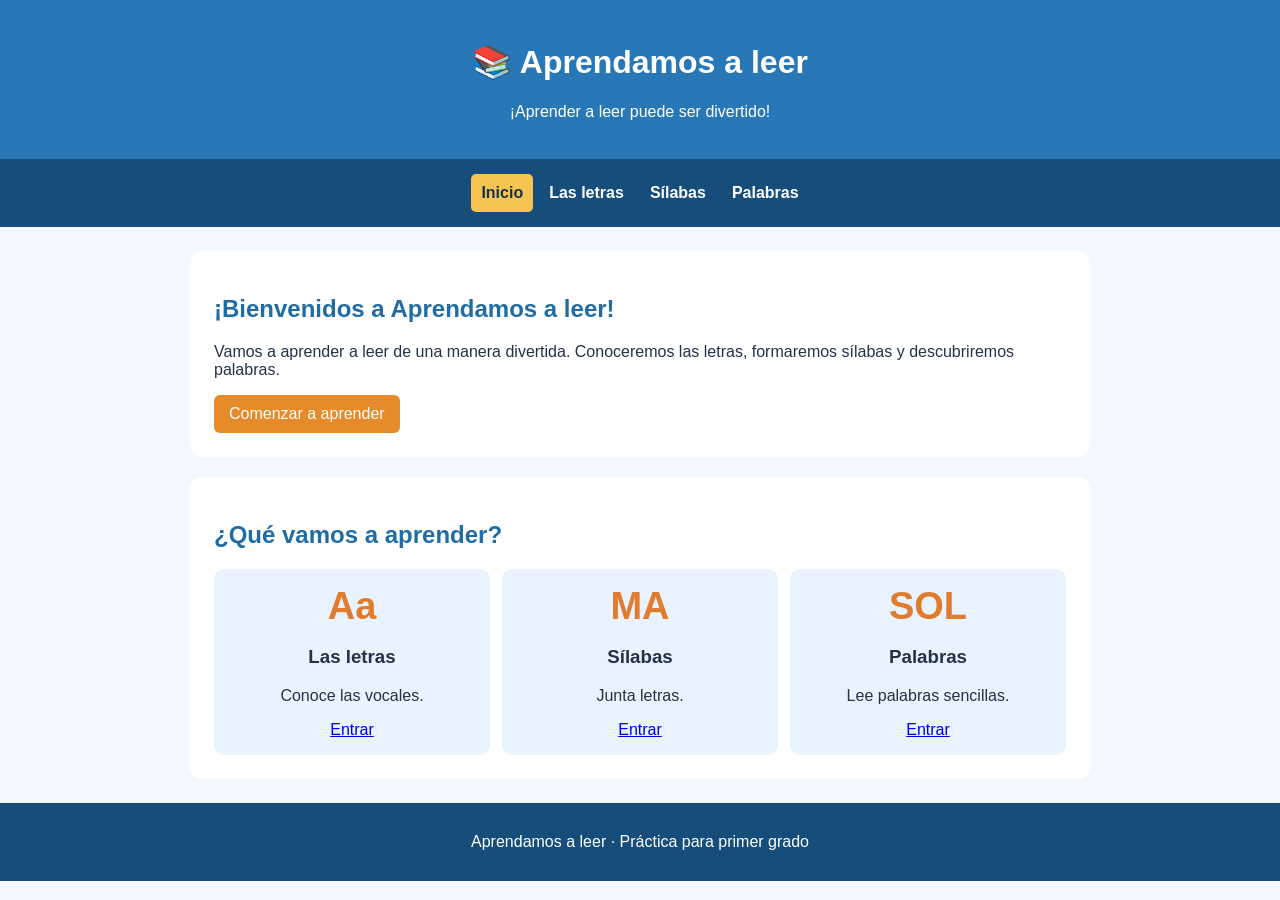
<file: index.html>
<!DOCTYPE html><html lang="es"><head><meta charset="UTF-8"><title>Aprendamos a leer - Inicio</title><link rel="stylesheet" href="estilos.css"></head><body><header><h1>📚 Aprendamos a leer</h1><p>¡Aprender a leer puede ser divertido!</p></header><nav><a href="index.html" class="activo">Inicio</a><a href="letras.html">Las letras</a><a href="silabas.html">Sílabas</a><a href="palabras.html">Palabras</a></nav><main><section class="bienvenida"><h2>¡Bienvenidos a Aprendamos a leer!</h2><p>Vamos a aprender a leer de una manera divertida. Conoceremos las letras, formaremos sílabas y descubriremos palabras.</p><a class="boton" href="letras.html">Comenzar a aprender</a></section><section class="contenido"><h2>¿Qué vamos a aprender?</h2><div class="tarjetas"><div class="tarjeta"><div class="letra">Aa</div><h3>Las letras</h3><p>Conoce las vocales.</p><a href="letras.html">Entrar</a></div><div class="tarjeta"><div class="letra">MA</div><h3>Sílabas</h3><p>Junta letras.</p><a href="silabas.html">Entrar</a></div><div class="tarjeta"><div class="letra">SOL</div><h3>Palabras</h3><p>Lee palabras sencillas.</p><a href="palabras.html">Entrar</a></div></div></section></main><footer><p>Aprendamos a leer · Práctica para primer grado</p></footer></body></html>
</file>
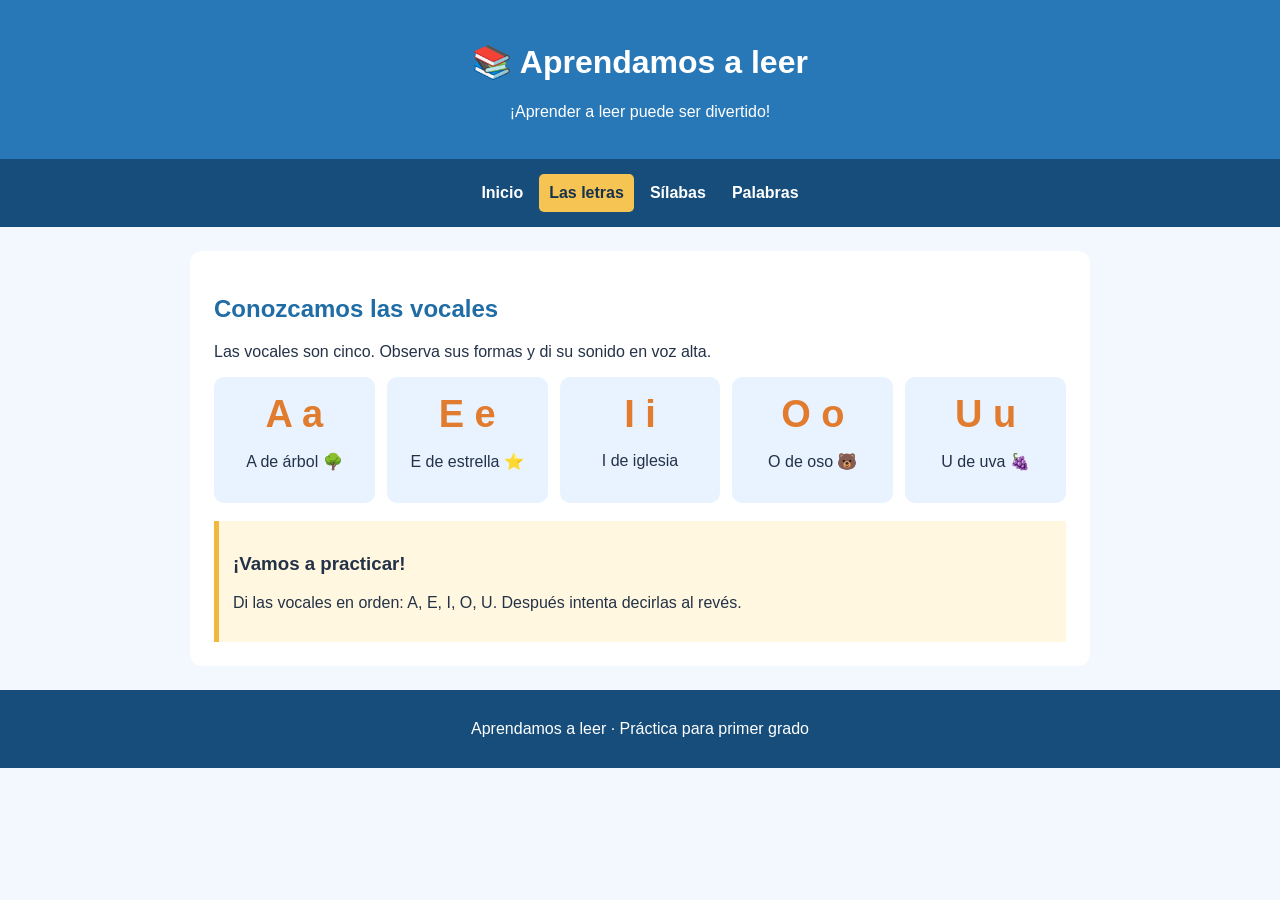
<file: letras.html>
<!DOCTYPE html><html lang="es"><head><meta charset="UTF-8"><title>Aprendamos a leer - Las letras</title><link rel="stylesheet" href="estilos.css"></head><body><header><h1>📚 Aprendamos a leer</h1><p>¡Aprender a leer puede ser divertido!</p></header><nav><a href="index.html">Inicio</a><a href="letras.html" class="activo">Las letras</a><a href="silabas.html">Sílabas</a><a href="palabras.html">Palabras</a></nav><main><section class="contenido"><h2>Conozcamos las vocales</h2><p>Las vocales son cinco. Observa sus formas y di su sonido en voz alta.</p><div class="tarjetas"><div class="tarjeta"><div class="letra">A a</div><p>A de árbol 🌳</p></div><div class="tarjeta"><div class="letra">E e</div><p>E de estrella ⭐</p></div><div class="tarjeta"><div class="letra">I i</div><p>I de iglesia</p></div><div class="tarjeta"><div class="letra">O o</div><p>O de oso 🐻</p></div><div class="tarjeta"><div class="letra">U u</div><p>U de uva 🍇</p></div></div><div class="ejercicio"><h3>¡Vamos a practicar!</h3><p>Di las vocales en orden: A, E, I, O, U. Después intenta decirlas al revés.</p></div></section></main><footer><p>Aprendamos a leer · Práctica para primer grado</p></footer></body></html>
</file>
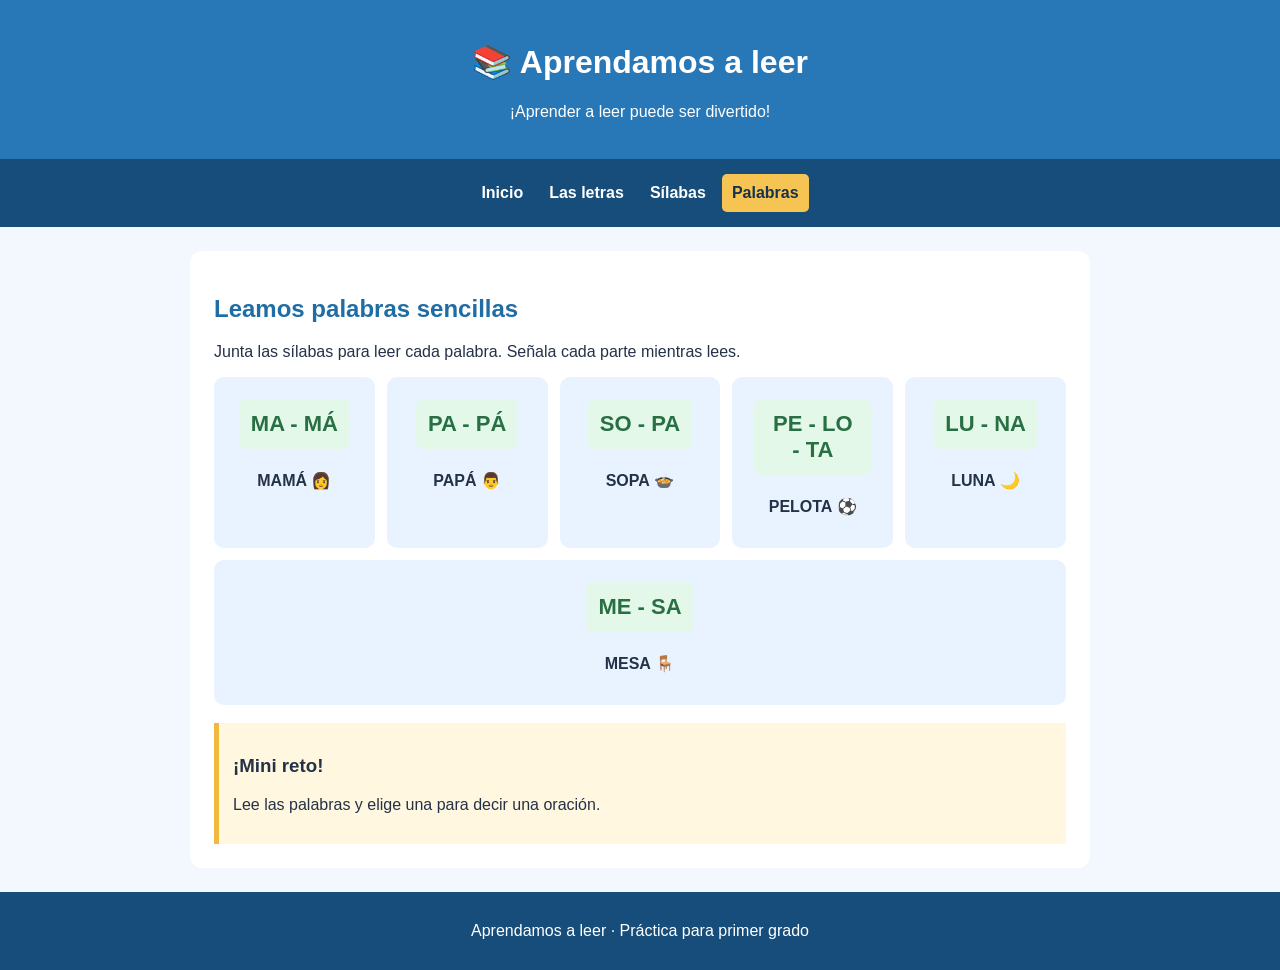
<file: palabras.html>
<!DOCTYPE html><html lang="es"><head><meta charset="UTF-8"><title>Aprendamos a leer - Palabras</title><link rel="stylesheet" href="estilos.css"></head><body><header><h1>📚 Aprendamos a leer</h1><p>¡Aprender a leer puede ser divertido!</p></header><nav><a href="index.html">Inicio</a><a href="letras.html">Las letras</a><a href="silabas.html">Sílabas</a><a href="palabras.html" class="activo">Palabras</a></nav><main><section class="contenido"><h2>Leamos palabras sencillas</h2><p>Junta las sílabas para leer cada palabra. Señala cada parte mientras lees.</p><div class="tarjetas"><div class="tarjeta"><span class="palabra">MA - MÁ</span><p><strong>MAMÁ</strong> 👩</p></div><div class="tarjeta"><span class="palabra">PA - PÁ</span><p><strong>PAPÁ</strong> 👨</p></div><div class="tarjeta"><span class="palabra">SO - PA</span><p><strong>SOPA</strong> 🍲</p></div><div class="tarjeta"><span class="palabra">PE - LO - TA</span><p><strong>PELOTA</strong> ⚽</p></div><div class="tarjeta"><span class="palabra">LU - NA</span><p><strong>LUNA</strong> 🌙</p></div><div class="tarjeta"><span class="palabra">ME - SA</span><p><strong>MESA</strong> 🪑</p></div></div><div class="ejercicio"><h3>¡Mini reto!</h3><p>Lee las palabras y elige una para decir una oración.</p></div></section></main><footer><p>Aprendamos a leer · Práctica para primer grado</p></footer></body></html>
</file>
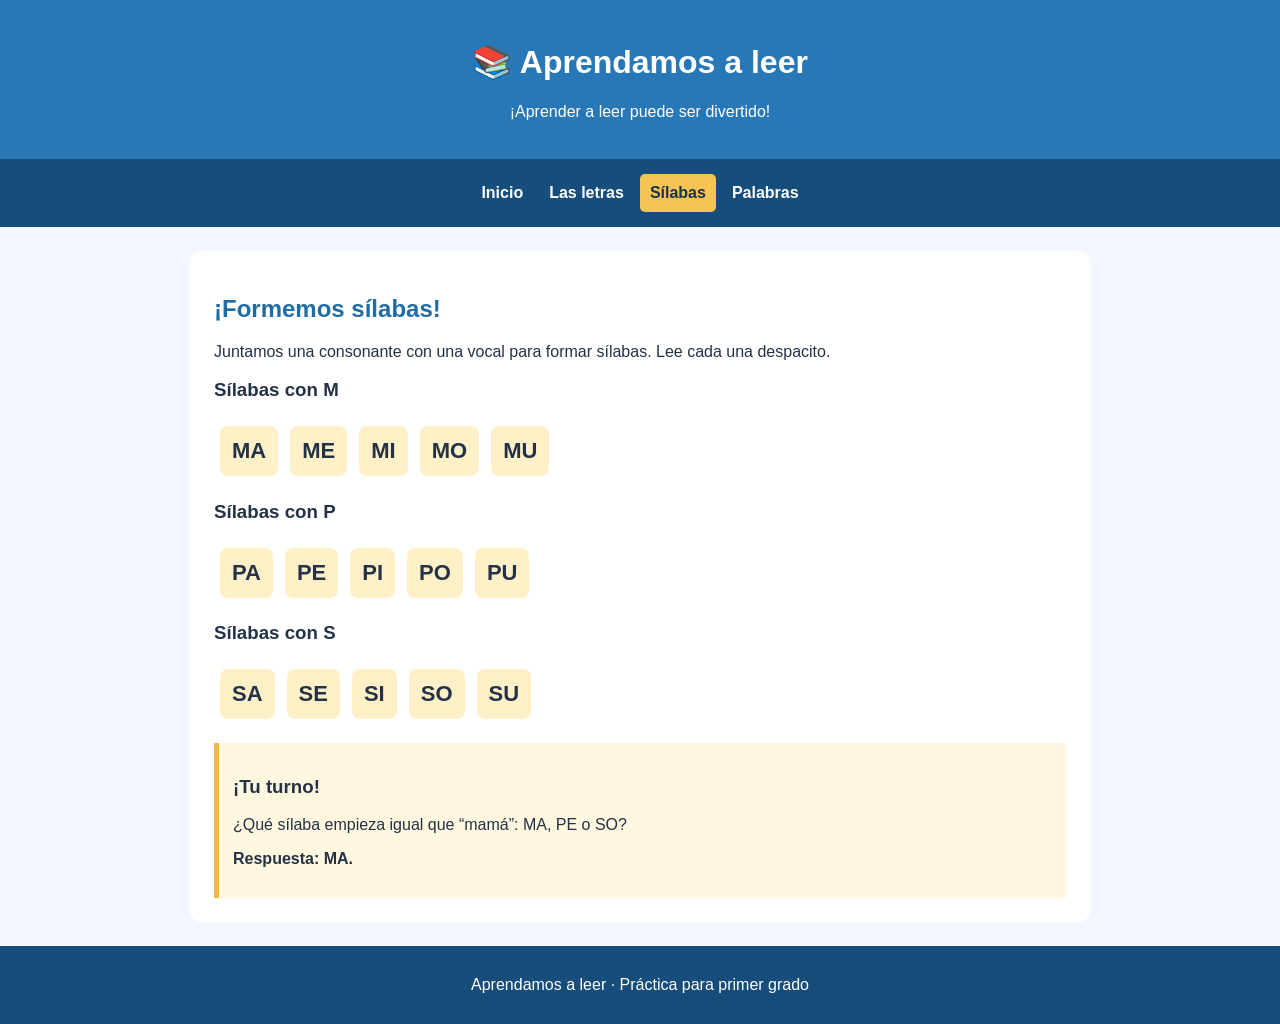
<file: silabas.html>
<!DOCTYPE html><html lang="es"><head><meta charset="UTF-8"><title>Aprendamos a leer - Sílabas</title><link rel="stylesheet" href="estilos.css"></head><body><header><h1>📚 Aprendamos a leer</h1><p>¡Aprender a leer puede ser divertido!</p></header><nav><a href="index.html">Inicio</a><a href="letras.html">Las letras</a><a href="silabas.html" class="activo">Sílabas</a><a href="palabras.html">Palabras</a></nav><main><section class="contenido"><h2>¡Formemos sílabas!</h2><p>Juntamos una consonante con una vocal para formar sílabas. Lee cada una despacito.</p><h3>Sílabas con M</h3><div><span class="silaba">MA</span><span class="silaba">ME</span><span class="silaba">MI</span><span class="silaba">MO</span><span class="silaba">MU</span></div><h3>Sílabas con P</h3><div><span class="silaba">PA</span><span class="silaba">PE</span><span class="silaba">PI</span><span class="silaba">PO</span><span class="silaba">PU</span></div><h3>Sílabas con S</h3><div><span class="silaba">SA</span><span class="silaba">SE</span><span class="silaba">SI</span><span class="silaba">SO</span><span class="silaba">SU</span></div><div class="ejercicio"><h3>¡Tu turno!</h3><p>¿Qué sílaba empieza igual que “mamá”: MA, PE o SO?</p><p><strong>Respuesta: MA.</strong></p></div></section></main><footer><p>Aprendamos a leer · Práctica para primer grado</p></footer></body></html>
</file>
<file: estilos.css>
body{margin:0;font-family:Arial;background:#f3f8ff;color:#243247}header{background:#2878b8;color:white;text-align:center;padding:22px}nav{background:#174d7a;text-align:center;padding:12px}nav a{color:white;text-decoration:none;font-weight:bold;padding:10px;margin:3px;display:inline-block;border-radius:5px}nav a:hover,nav a.activo{background:#f6c453;color:#17324d}main{max-width:900px;width:92%;margin:24px auto}.contenido,.bienvenida{background:white;padding:24px;border-radius:12px;margin-bottom:20px}h2{color:#206da5}.tarjetas{display:flex;flex-wrap:wrap;gap:12px;justify-content:center}.tarjeta{background:#e8f3ff;border-radius:10px;padding:16px;text-align:center;flex:1 1 120px}.letra{font-size:38px;color:#e17b2d;font-weight:bold}.silaba,.palabra{display:inline-block;padding:12px;margin:6px;border-radius:8px;font-size:22px;font-weight:bold;background:#fff0c7}.palabra{background:#e4f8e9;color:#287044}.ejercicio{background:#fff7df;padding:14px;border-left:5px solid #f0b83c;margin-top:18px}footer{background:#174d7a;color:white;text-align:center;padding:14px}a.boton{background:#e58b2b;color:white;text-decoration:none;padding:10px 15px;border-radius:6px;display:inline-block}@media(max-width:550px){nav a{padding:7px}}
</file>
